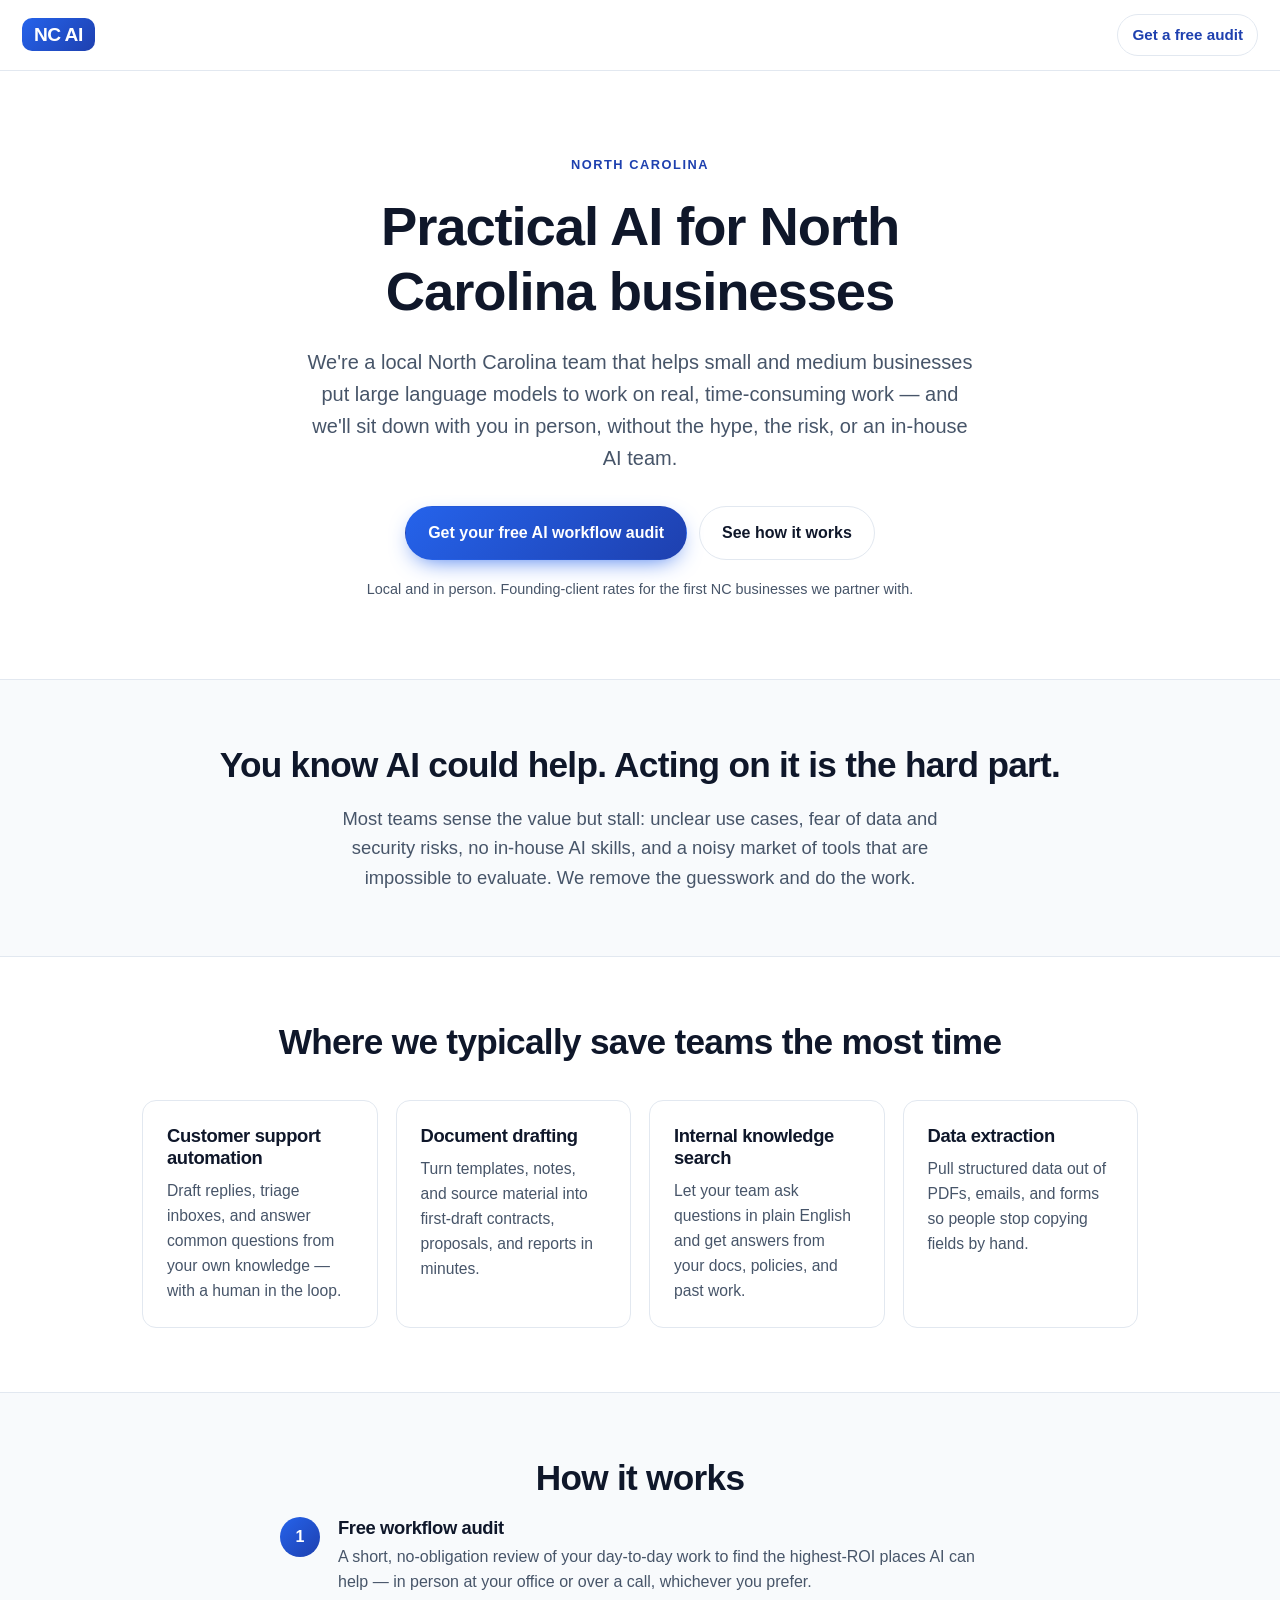
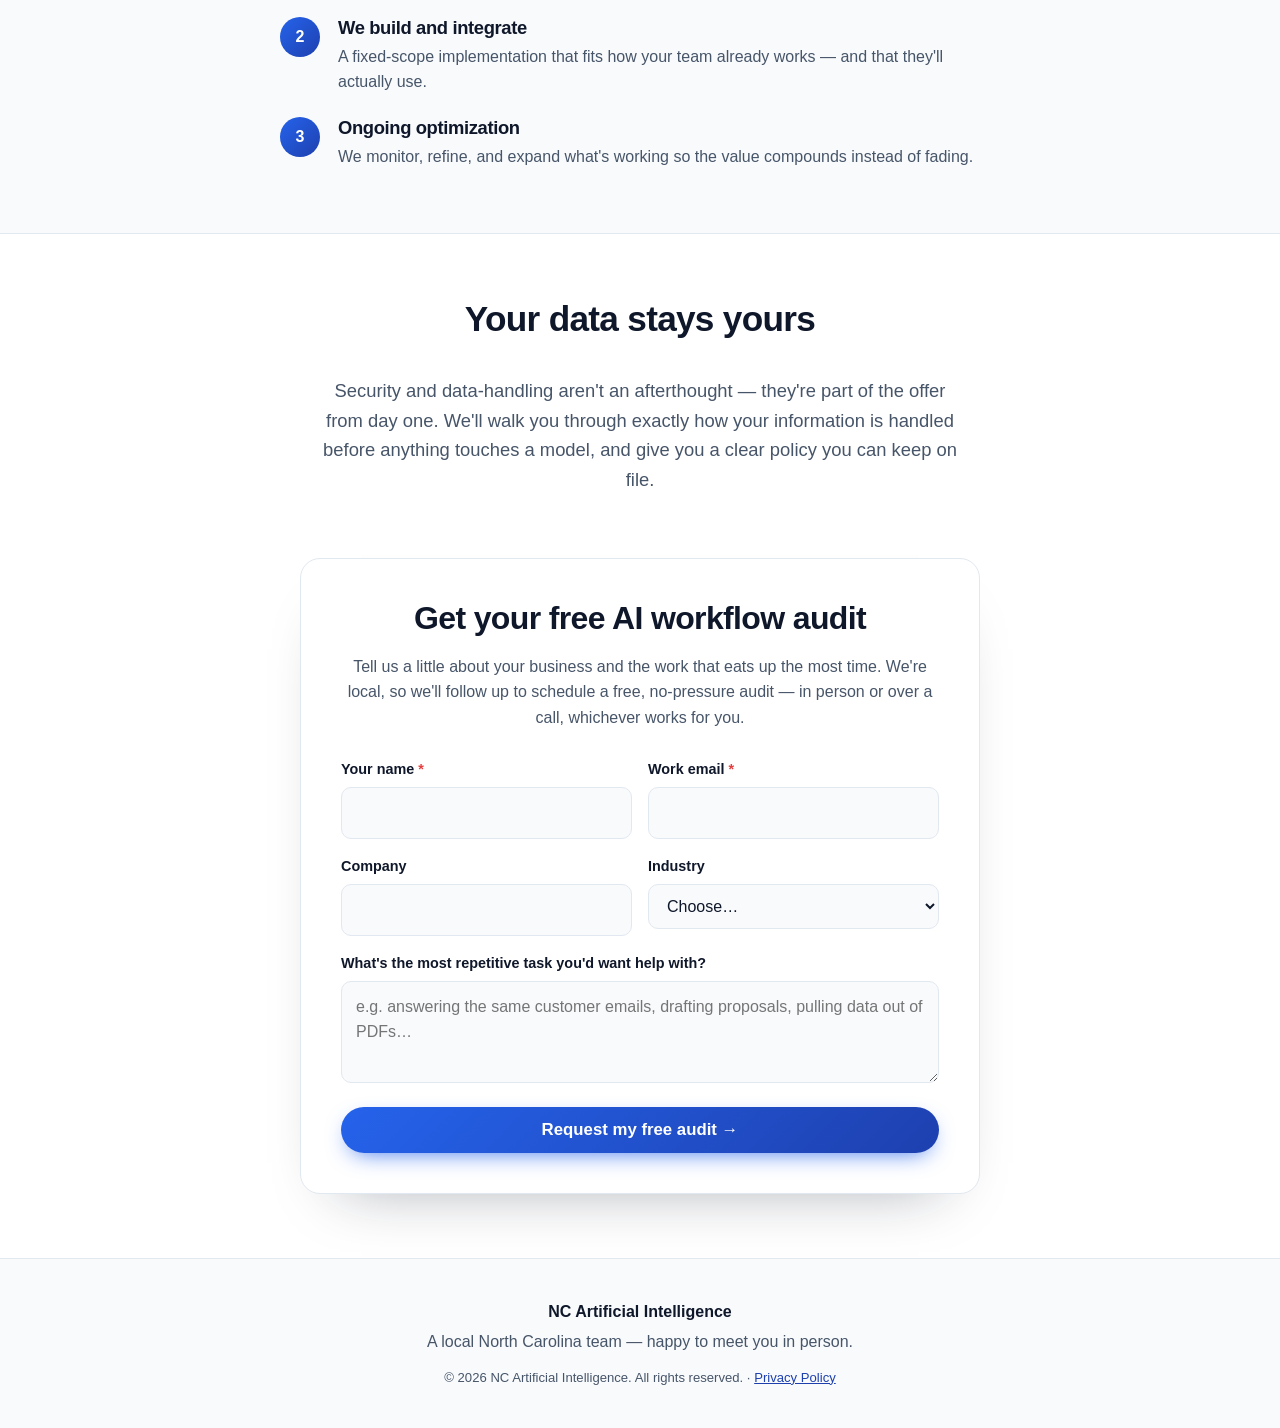
<file: public/index.html>
<!DOCTYPE html>
<html lang="en">
  <head>
    <!-- Google tag (gtag.js) -->
    <script async src="https://www.googletagmanager.com/gtag/js?id=G-DRT9H3H2EL"></script>
    <script>
      window.dataLayer = window.dataLayer || [];
      function gtag(){dataLayer.push(arguments);}
      gtag('js', new Date());
      gtag('config', 'G-DRT9H3H2EL');
    </script>
    <meta charset="utf-8" />
    <meta name="viewport" content="width=device-width, initial-scale=1" />
    <title data-bind="title">AI for small &amp; medium businesses</title>
    <meta name="description" data-bind="description" content="A local team helping small and medium businesses put large language models to work on real, time-consuming work — and we'll meet you in person." />
    <meta name="keywords" data-bind="keywords" content="" />
    <meta name="robots" content="index,follow" />
    <meta name="theme-color" data-bind="themeColor" content="#2563eb" />
    <link rel="canonical" data-bind="canonical" href="" />
    <link rel="icon" href="favicon.svg" type="image/svg+xml" />

    <!-- Open Graph (filled per-domain by main.js) -->
    <meta property="og:type" content="website" />
    <meta property="og:site_name" data-bind="brand" content="" />
    <meta property="og:title" data-bind="ogTitle" content="" />
    <meta property="og:description" data-bind="description" content="" />
    <meta property="og:url" data-bind="canonical" content="" />
    <meta property="og:image" data-bind="ogImageAbs" content="" />
    <meta property="og:image:width" content="1200" />
    <meta property="og:image:height" content="630" />

    <!-- Twitter -->
    <meta name="twitter:card" content="summary_large_image" />
    <meta name="twitter:title" data-bind="ogTitle" content="" />
    <meta name="twitter:description" data-bind="description" content="" />
    <meta name="twitter:image" data-bind="ogImageAbs" content="" />

    <!-- Structured data for local SEO (filled per-domain by main.js) -->
    <script type="application/ld+json" id="ld-json">{}</script>

    <link rel="stylesheet" href="assets/styles.css" />

    <!-- Per-domain config + early theme.
         Resolving the brand and applying its accent color here (before the body
         paints) prevents a flash of the default blue theme before main.js runs. -->
    <script src="assets/config.js"></script>
    <script>
      (function () {
        var cfg = window.resolveSiteConfig && window.resolveSiteConfig();
        if (!cfg) return;
        var root = document.documentElement;
        if (cfg.accent) root.style.setProperty("--accent", cfg.accent);
        if (cfg.accentDark) root.style.setProperty("--accent-dark", cfg.accentDark);
        // Match the mobile browser-chrome color to the brand right away too.
        var themeMeta = document.querySelector('meta[name="theme-color"]');
        if (themeMeta && cfg.accent) themeMeta.setAttribute("content", cfg.accent);
      })();
    </script>
  </head>
  <body>
    <header class="site-header">
      <a class="wordmark" href="#top">
        <span class="wordmark-mark" data-bind="wordmark">AI</span>
      </a>
      <a class="header-cta" href="#interest">Get a free audit</a>
    </header>

    <main id="top">
      <!-- Hero -->
      <section class="hero">
        <p class="eyebrow" data-bind="region">For local businesses</p>
        <h1 data-bind="headline">Practical AI for small &amp; medium businesses</h1>
        <p class="subhead" data-bind="subhead">
          We're a local team that helps small and medium businesses put large language
          models to work on real, time-consuming work — and we'll meet you in person,
          without the hype, the risk, or an in-house AI team.
        </p>
        <div class="hero-actions">
          <a class="btn btn-primary" href="#interest">Get your free AI workflow audit</a>
          <a class="btn btn-ghost" href="#how">See how it works</a>
        </div>
        <p class="hero-note" data-bind="ctaNote"></p>
      </section>

      <!-- Problem -->
      <section class="band">
        <div class="band-inner">
          <h2>You know AI could help. Acting on it is the hard part.</h2>
          <p class="lede">
            Most teams sense the value but stall: unclear use cases, fear of data and
            security risks, no in-house AI skills, and a noisy market of tools that are
            impossible to evaluate. We remove the guesswork and do the work.
          </p>
        </div>
      </section>

      <!-- Offerings -->
      <section class="section" id="services">
        <h2 class="section-title">Where we typically save teams the most time</h2>
        <div class="cards">
          <div class="card">
            <h3>Customer support automation</h3>
            <p>Draft replies, triage inboxes, and answer common questions from your own knowledge — with a human in the loop.</p>
          </div>
          <div class="card">
            <h3>Document drafting</h3>
            <p>Turn templates, notes, and source material into first-draft contracts, proposals, and reports in minutes.</p>
          </div>
          <div class="card">
            <h3>Internal knowledge search</h3>
            <p>Let your team ask questions in plain English and get answers from your docs, policies, and past work.</p>
          </div>
          <div class="card">
            <h3>Data extraction</h3>
            <p>Pull structured data out of PDFs, emails, and forms so people stop copying fields by hand.</p>
          </div>
        </div>
      </section>

      <!-- How it works -->
      <section class="band" id="how">
        <div class="band-inner">
          <h2>How it works</h2>
          <ol class="steps">
            <li>
              <span class="step-num">1</span>
              <div>
                <h3>Free workflow audit</h3>
                <p>A short, no-obligation review of your day-to-day work to find the highest-ROI places AI can help — in person at your office or over a call, whichever you prefer.</p>
              </div>
            </li>
            <li>
              <span class="step-num">2</span>
              <div>
                <h3>We build and integrate</h3>
                <p>A fixed-scope implementation that fits how your team already works — and that they'll actually use.</p>
              </div>
            </li>
            <li>
              <span class="step-num">3</span>
              <div>
                <h3>Ongoing optimization</h3>
                <p>We monitor, refine, and expand what's working so the value compounds instead of fading.</p>
              </div>
            </li>
          </ol>
        </div>
      </section>

      <!-- Trust / security -->
      <section class="section trust">
        <div class="trust-inner">
          <h2 class="section-title">Your data stays yours</h2>
          <p class="lede center">
            Security and data-handling aren't an afterthought — they're part of the offer
            from day one. We'll walk you through exactly how your information is handled
            before anything touches a model, and give you a clear policy you can keep on file.
          </p>
        </div>
      </section>

      <!-- Contact / interest form (Google Forms embed) -->
      <section class="section form-section" id="interest">
        <div class="form-card">
          <h2>Get your free AI workflow audit</h2>
          <p class="form-intro">
            Tell us a little about your business and the work that eats up the most time.
            We're local, so we'll follow up to schedule a free, no-pressure audit — in
            person or over a call, whichever works for you.
          </p>

          <form id="audit-form">
          <div class="field-row">
            <div class="field">
              <label for="af-name">Your name <span style="color:#e53e3e">*</span></label>
              <input id="af-name" type="text" name="entry.393898774" required>
            </div>
            <div class="field">
              <label for="af-email">Work email <span style="color:#e53e3e">*</span></label>
              <input id="af-email" type="email" name="entry.1740288603" required>
            </div>
          </div>
          <div class="field-row">
            <div class="field">
              <label for="af-company">Company</label>
              <input id="af-company" type="text" name="entry.1974525754">
            </div>
            <div class="field">
              <label for="af-industry">Industry</label>
              <select id="af-industry" name="entry.1493148718">
                <option value="">Choose…</option>
                <option value="Law firm">Law firm</option>
                <option value="Real estate">Real estate</option>
                <option value="Marketing agency">Marketing agency</option>
                <option value="Accounting">Accounting</option>
                <option value="E-commerce">E-commerce</option>
                <option value="Other">Other</option>
              </select>
            </div>
          </div>
          <div class="field">
            <label for="af-task">What's the most repetitive task you'd want help with?</label>
            <textarea id="af-task" name="entry.1427098766" rows="3" placeholder="e.g. answering the same customer emails, drafting proposals, pulling data out of PDFs…"></textarea>
          </div>
          <input type="hidden" name="entry.1677929165" id="source-site">
          <button type="submit" class="btn btn-primary btn-block">Request my free audit →</button>
        </form>
        </div>
      </section>
    </main>

    <footer class="site-footer">
      <p class="footer-brand" data-bind="brand">AI Integration Services</p>
      <p class="footer-location" data-bind="locationLine"></p>
      <p class="footer-legal">&copy; <span data-bind="year">2026</span> <span data-bind="brand">AI Integration Services</span>. All rights reserved. &middot; <a href="privacy.html">Privacy Policy</a></p>
    </footer>

    <!-- config.js is loaded in <head> (above) for the early theme; main.js fills
         in copy and SEO once the DOM is ready. -->
    <script src="assets/main.js"></script>
  </body>
</html>
</file>
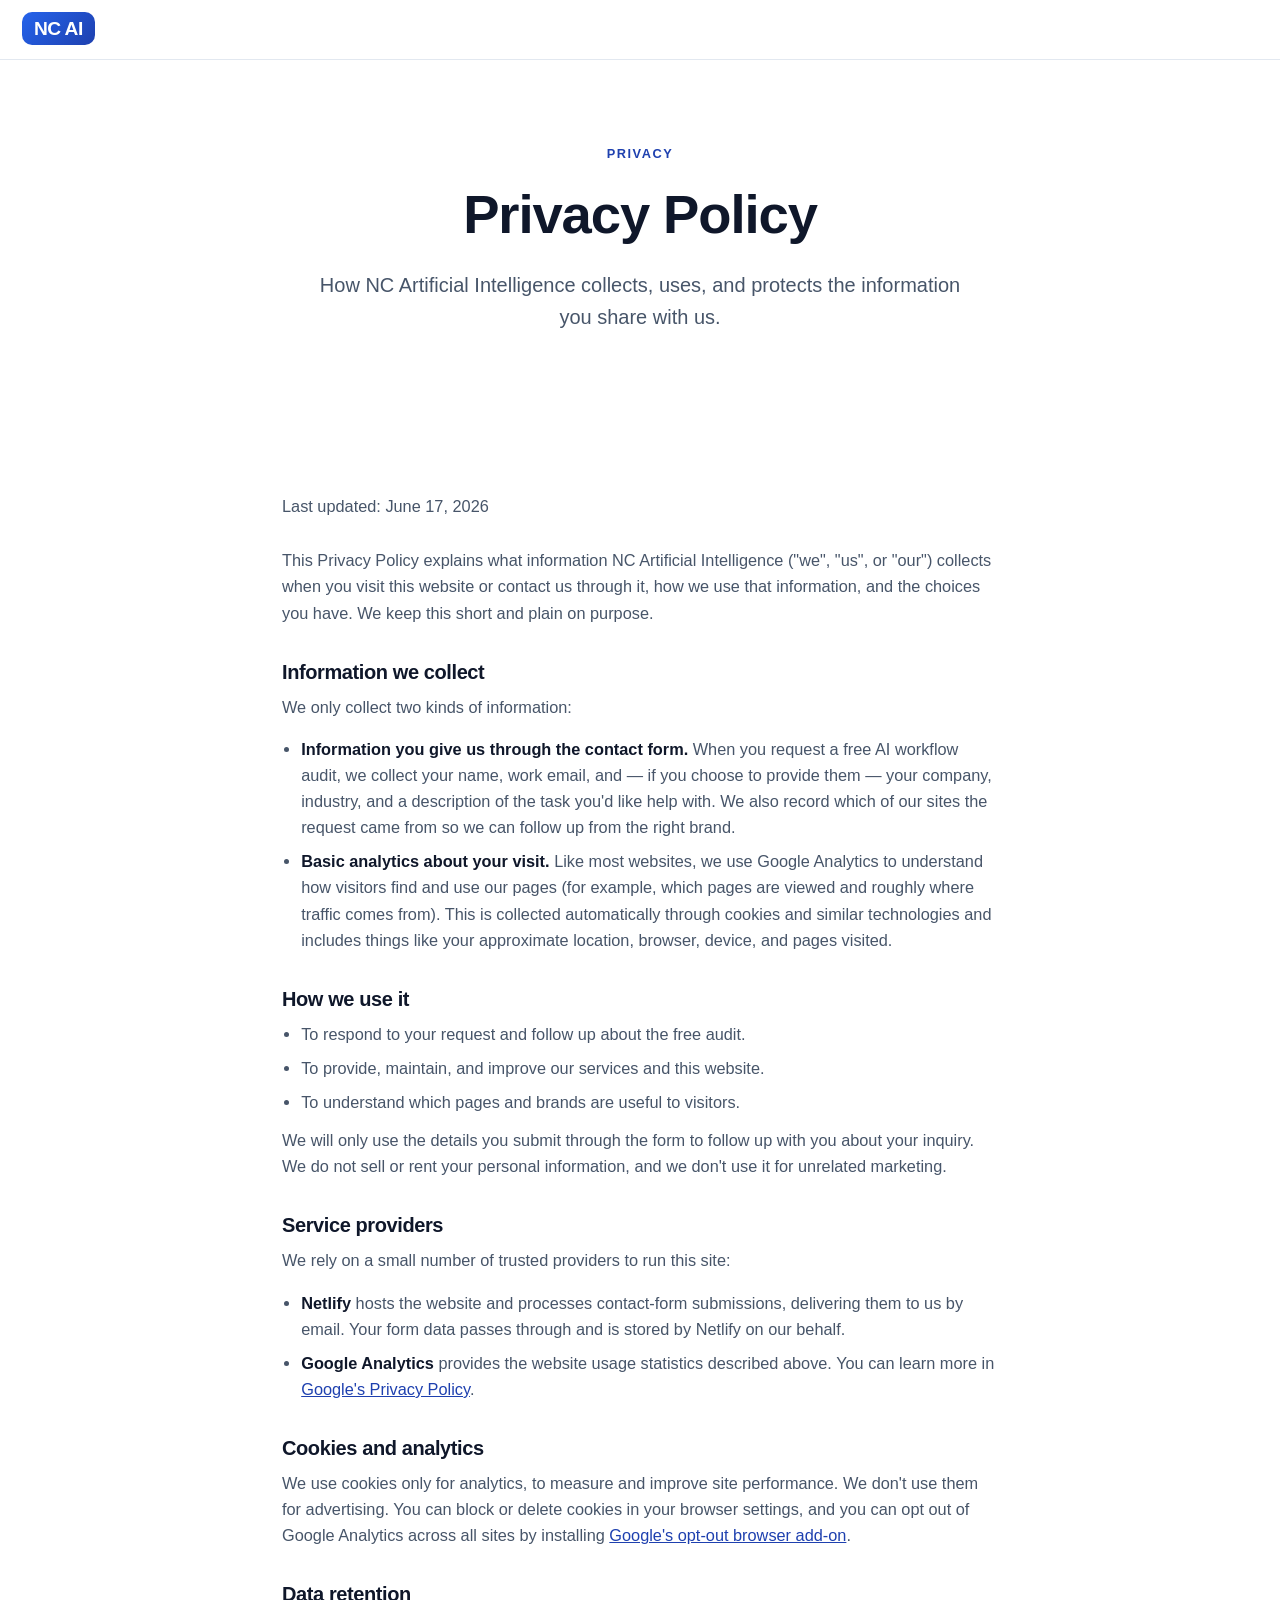
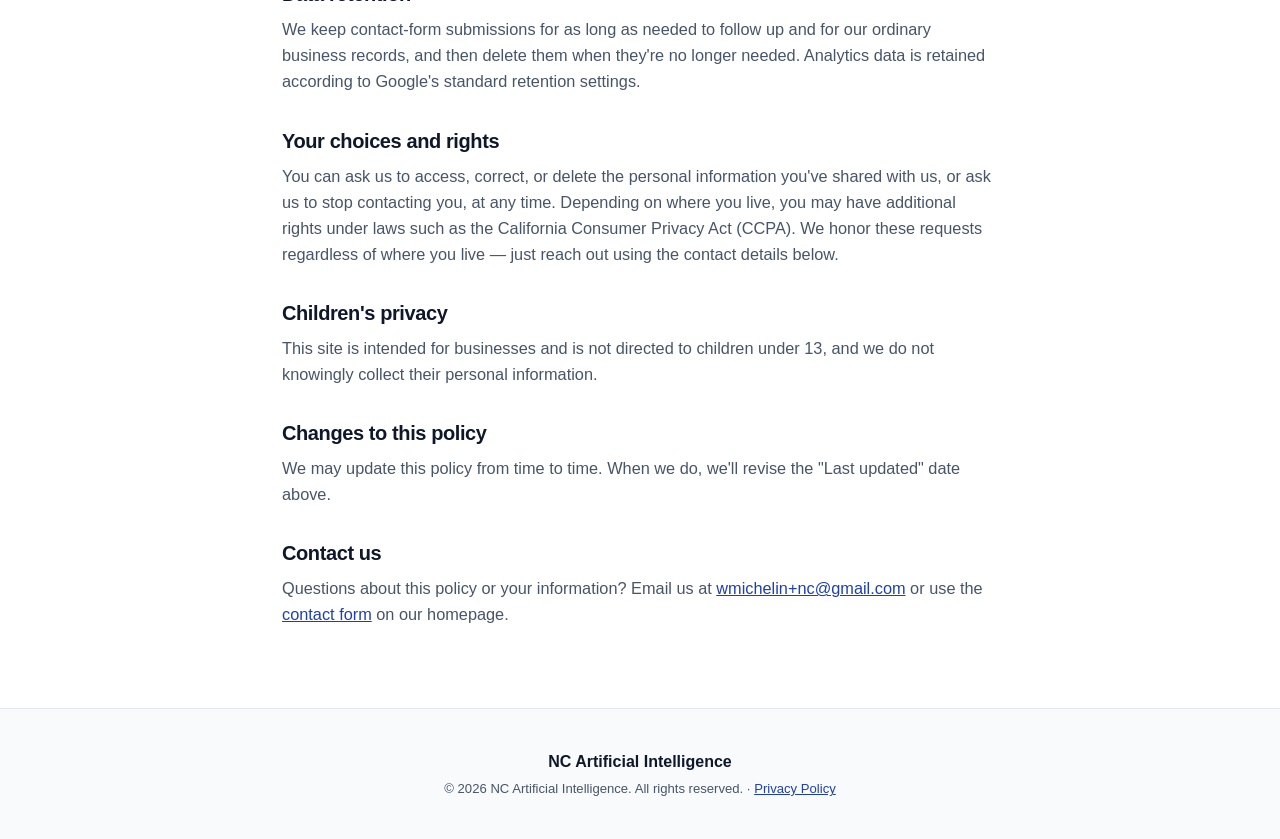
<file: public/privacy.html>
<!DOCTYPE html>
<html lang="en">
  <head>
    <!-- Google tag (gtag.js) -->
    <script async src="https://www.googletagmanager.com/gtag/js?id=G-DRT9H3H2EL"></script>
    <script>
      window.dataLayer = window.dataLayer || [];
      function gtag(){dataLayer.push(arguments);}
      gtag('js', new Date());
      gtag('config', 'G-DRT9H3H2EL');
    </script>
    <meta charset="utf-8" />
    <meta name="viewport" content="width=device-width, initial-scale=1" />
    <title>Privacy Policy</title>
    <meta name="robots" content="noindex,follow" />
    <meta name="theme-color" data-bind="themeColor" content="#2563eb" />
    <link rel="icon" href="favicon.svg" type="image/svg+xml" />
    <link rel="stylesheet" href="assets/styles.css" />
  </head>
  <body>
    <header class="site-header">
      <a class="wordmark" href="index.html">
        <span class="wordmark-mark" data-bind="wordmark">AI</span>
      </a>
    </header>

    <main id="top">
      <section class="hero">
        <p class="eyebrow">Privacy</p>
        <h1>Privacy Policy</h1>
        <p class="subhead">
          How <span data-bind="brand">AI Integration Services</span> collects, uses,
          and protects the information you share with us.
        </p>
      </section>

      <section class="section legal">
        <p class="legal-meta">Last updated: June 17, 2026</p>

        <p>
          This Privacy Policy explains what information
          <span data-bind="brand">AI Integration Services</span> ("we", "us", or
          "our") collects when you visit this website or contact us through it, how
          we use that information, and the choices you have. We keep this short and
          plain on purpose.
        </p>

        <h2>Information we collect</h2>
        <p>We only collect two kinds of information:</p>
        <ul>
          <li>
            <strong>Information you give us through the contact form.</strong> When
            you request a free AI workflow audit, we collect your name, work email,
            and — if you choose to provide them — your company, industry, and a
            description of the task you'd like help with. We also record which of our
            sites the request came from so we can follow up from the right brand.
          </li>
          <li>
            <strong>Basic analytics about your visit.</strong> Like most websites, we
            use Google Analytics to understand how visitors find and use our pages
            (for example, which pages are viewed and roughly where traffic comes
            from). This is collected automatically through cookies and similar
            technologies and includes things like your approximate location, browser,
            device, and pages visited.
          </li>
        </ul>

        <h2>How we use it</h2>
        <ul>
          <li>To respond to your request and follow up about the free audit.</li>
          <li>To provide, maintain, and improve our services and this website.</li>
          <li>To understand which pages and brands are useful to visitors.</li>
        </ul>
        <p>
          We will only use the details you submit through the form to follow up with
          you about your inquiry. We do not sell or rent your personal information,
          and we don't use it for unrelated marketing.
        </p>

        <h2>Service providers</h2>
        <p>We rely on a small number of trusted providers to run this site:</p>
        <ul>
          <li>
            <strong>Netlify</strong> hosts the website and processes contact-form
            submissions, delivering them to us by email. Your form data passes
            through and is stored by Netlify on our behalf.
          </li>
          <li>
            <strong>Google Analytics</strong> provides the website usage statistics
            described above. You can learn more in
            <a href="https://policies.google.com/privacy" target="_blank" rel="noopener">Google's Privacy Policy</a>.
          </li>
        </ul>

        <h2>Cookies and analytics</h2>
        <p>
          We use cookies only for analytics, to measure and improve site
          performance. We don't use them for advertising. You can block or delete
          cookies in your browser settings, and you can opt out of Google Analytics
          across all sites by installing
          <a href="https://tools.google.com/dlpage/gaoptout" target="_blank" rel="noopener">Google's opt-out browser add-on</a>.
        </p>

        <h2>Data retention</h2>
        <p>
          We keep contact-form submissions for as long as needed to follow up and
          for our ordinary business records, and then delete them when they're no
          longer needed. Analytics data is retained according to Google's standard
          retention settings.
        </p>

        <h2>Your choices and rights</h2>
        <p>
          You can ask us to access, correct, or delete the personal information you've
          shared with us, or ask us to stop contacting you, at any time. Depending on
          where you live, you may have additional rights under laws such as the
          California Consumer Privacy Act (CCPA). We honor these requests regardless
          of where you live — just reach out using the contact details below.
        </p>

        <h2>Children's privacy</h2>
        <p>
          This site is intended for businesses and is not directed to children under
          13, and we do not knowingly collect their personal information.
        </p>

        <h2>Changes to this policy</h2>
        <p>
          We may update this policy from time to time. When we do, we'll revise the
          "Last updated" date above.
        </p>

        <h2>Contact us</h2>
        <p>
          Questions about this policy or your information? Email us at
          <a class="contact-email" data-bind="privacyEmail" href="#">our team</a>
          or use the <a href="index.html#interest">contact form</a> on our homepage.
        </p>
      </section>
    </main>

    <footer class="site-footer">
      <p class="footer-brand" data-bind="brand">AI Integration Services</p>
      <p class="footer-legal">
        &copy; <span data-bind="year">2026</span>
        <span data-bind="brand">AI Integration Services</span>. All rights reserved.
        &middot; <a href="privacy.html">Privacy Policy</a>
      </p>
    </footer>

    <script src="assets/config.js"></script>
    <script src="assets/main.js"></script>
  </body>
</html>
</file>
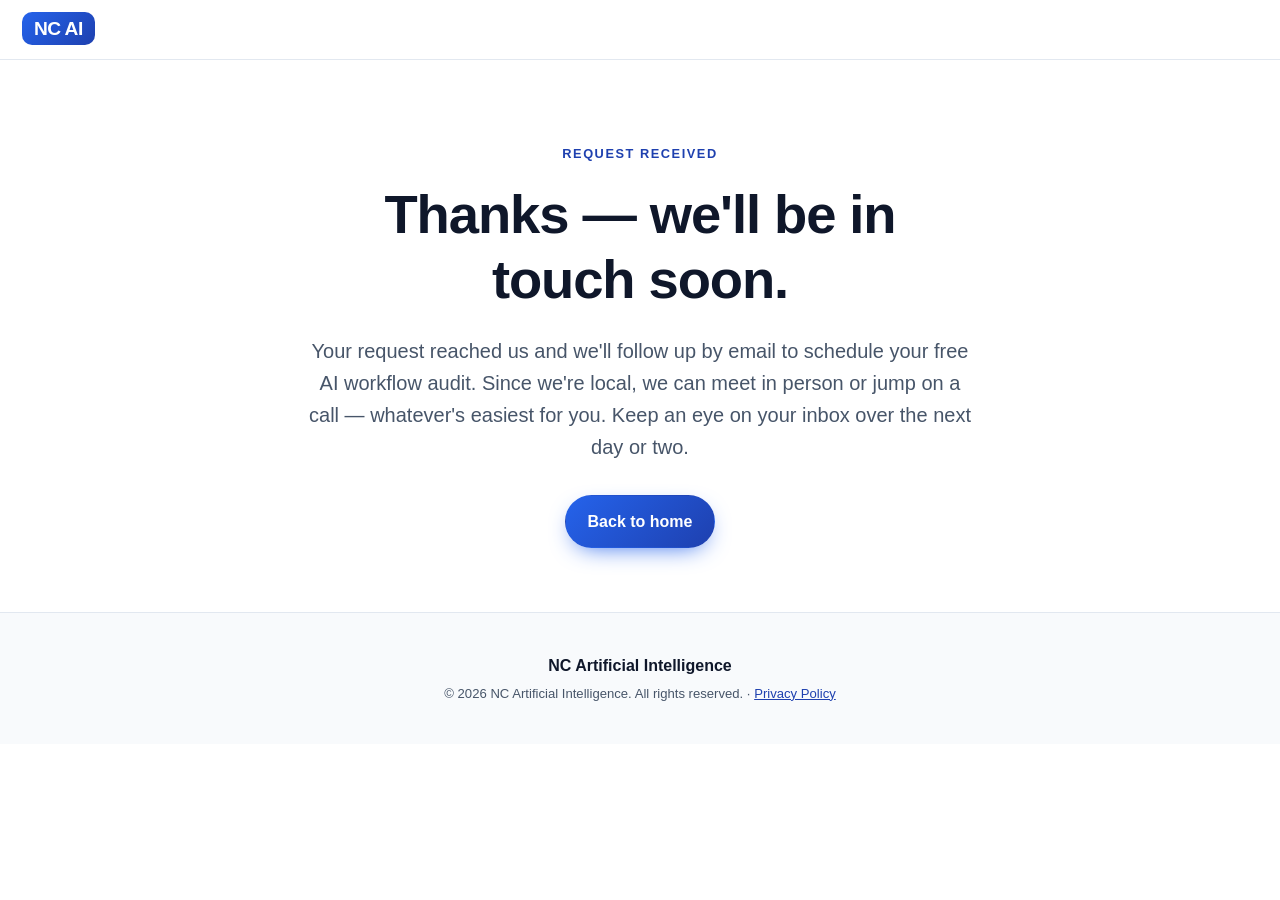
<file: public/thanks.html>
<!DOCTYPE html>
<html lang="en">
  <head>
    <!-- Google tag (gtag.js) -->
    <script async src="https://www.googletagmanager.com/gtag/js?id=G-DRT9H3H2EL"></script>
    <script>
      window.dataLayer = window.dataLayer || [];
      function gtag(){dataLayer.push(arguments);}
      gtag('js', new Date());
      gtag('config', 'G-DRT9H3H2EL');
    </script>
    <meta charset="utf-8" />
    <meta name="viewport" content="width=device-width, initial-scale=1" />
    <title>Thanks — we'll be in touch</title>
    <meta name="robots" content="noindex" />
    <meta name="theme-color" data-bind="themeColor" content="#2563eb" />
    <link rel="icon" href="favicon.svg" type="image/svg+xml" />
    <link rel="stylesheet" href="assets/styles.css" />
  </head>
  <body>
    <header class="site-header">
      <a class="wordmark" href="index.html">
        <span class="wordmark-mark" data-bind="wordmark">AI</span>
      </a>
    </header>

    <main id="top">
      <section class="hero">
        <p class="eyebrow">Request received</p>
        <h1>Thanks — we'll be in touch soon.</h1>
        <p class="subhead">
          Your request reached us and we'll follow up by email to schedule your free
          AI workflow audit. Since we're local, we can meet in person or jump on a
          call — whatever's easiest for you. Keep an eye on your inbox over the next
          day or two.
        </p>
        <div class="hero-actions">
          <a class="btn btn-primary" href="index.html">Back to home</a>
        </div>
      </section>
    </main>

    <footer class="site-footer">
      <p class="footer-brand" data-bind="brand">AI Integration Services</p>
      <p class="footer-legal">&copy; <span data-bind="year">2026</span> <span data-bind="brand">AI Integration Services</span>. All rights reserved. &middot; <a href="privacy.html">Privacy Policy</a></p>
    </footer>

    <script src="assets/config.js"></script>
    <script src="assets/main.js"></script>
  </body>
</html>
</file>
<file: public/assets/styles.css>
:root {
  --accent: #2563eb;
  --accent-dark: #1e40af;
  --ink: #0f172a;
  --ink-soft: #475569;
  --line: #e2e8f0;
  --bg: #ffffff;
  --bg-soft: #f8fafc;
  --radius: 14px;
  --max: 1040px;
  --font: -apple-system, BlinkMacSystemFont, "Segoe UI", Roboto, Helvetica, Arial,
    sans-serif;
}

* {
  box-sizing: border-box;
}

html {
  scroll-behavior: smooth;
}

body {
  margin: 0;
  font-family: var(--font);
  color: var(--ink);
  background: var(--bg);
  line-height: 1.6;
  -webkit-font-smoothing: antialiased;
}

h1,
h2,
h3 {
  line-height: 1.2;
  letter-spacing: -0.02em;
  margin: 0 0 0.5em;
}

p {
  margin: 0 0 1em;
}

a {
  color: var(--accent-dark);
}

/* ---------- Header ---------- */
.site-header {
  position: sticky;
  top: 0;
  z-index: 10;
  display: flex;
  align-items: center;
  justify-content: space-between;
  padding: 14px 22px;
  background: rgba(255, 255, 255, 0.85);
  backdrop-filter: saturate(180%) blur(10px);
  border-bottom: 1px solid var(--line);
}

.wordmark {
  text-decoration: none;
}

.wordmark-mark {
  font-weight: 800;
  font-size: 1.2rem;
  letter-spacing: -0.03em;
  color: var(--ink);
  padding: 6px 12px;
  border-radius: 10px;
  background: linear-gradient(135deg, var(--accent), var(--accent-dark));
  color: #fff;
}

.header-cta {
  font-weight: 600;
  font-size: 0.95rem;
  text-decoration: none;
  color: var(--accent-dark);
  padding: 8px 14px;
  border-radius: 999px;
  border: 1px solid var(--line);
}

.header-cta:hover {
  border-color: var(--accent);
}

/* ---------- Buttons ---------- */
.btn {
  display: inline-block;
  font-weight: 600;
  text-decoration: none;
  padding: 13px 22px;
  border-radius: 999px;
  border: 1px solid transparent;
  cursor: pointer;
  font-size: 1rem;
  transition: transform 0.05s ease, box-shadow 0.2s ease;
}

.btn:active {
  transform: translateY(1px);
}

.btn-primary {
  background: linear-gradient(135deg, var(--accent), var(--accent-dark));
  color: #fff;
  box-shadow: 0 8px 24px -10px var(--accent);
}

.btn-primary:hover {
  box-shadow: 0 12px 30px -10px var(--accent);
}

.btn-ghost {
  background: transparent;
  color: var(--ink);
  border-color: var(--line);
}

.btn-ghost:hover {
  border-color: var(--accent);
}

.btn-block {
  width: 100%;
  text-align: center;
  border: none;
  font-size: 1.05rem;
  margin-top: 8px;
}

/* ---------- Hero ---------- */
.hero {
  max-width: var(--max);
  margin: 0 auto;
  padding: 84px 22px 64px;
  text-align: center;
}

.eyebrow {
  text-transform: uppercase;
  letter-spacing: 0.12em;
  font-size: 0.8rem;
  font-weight: 700;
  color: var(--accent-dark);
  margin-bottom: 18px;
}

.hero h1 {
  font-size: clamp(2.1rem, 5vw, 3.4rem);
  max-width: 18ch;
  margin: 0 auto 0.4em;
}

.subhead {
  font-size: clamp(1.05rem, 2.2vw, 1.25rem);
  color: var(--ink-soft);
  max-width: 60ch;
  margin: 0 auto 32px;
}

.hero-actions {
  display: flex;
  gap: 12px;
  justify-content: center;
  flex-wrap: wrap;
}

.hero-note {
  margin-top: 18px;
  font-size: 0.9rem;
  color: var(--ink-soft);
}

/* ---------- Bands & sections ---------- */
.band {
  background: var(--bg-soft);
  border-top: 1px solid var(--line);
  border-bottom: 1px solid var(--line);
}

.band-inner,
.section {
  max-width: var(--max);
  margin: 0 auto;
  padding: 64px 22px;
}

.band-inner h2,
.section-title {
  font-size: clamp(1.6rem, 3.5vw, 2.2rem);
  text-align: center;
}

.section-title {
  margin-bottom: 36px;
}

.lede {
  font-size: 1.15rem;
  color: var(--ink-soft);
  max-width: 62ch;
  margin: 0 auto;
  text-align: center;
}

.lede.center {
  text-align: center;
}

/* ---------- Legal / prose (privacy policy) ---------- */
.legal {
  max-width: 760px;
  text-align: left;
  color: var(--ink-soft);
}

.legal-meta {
  font-size: 0.9rem;
  color: var(--ink-soft);
  margin-bottom: 28px;
}

.legal h2 {
  font-size: 1.25rem;
  color: var(--ink);
  margin: 34px 0 10px;
}

.legal p,
.legal li {
  font-size: 1.02rem;
}

.legal ul {
  padding-left: 1.2em;
  margin: 0 0 12px;
}

.legal li {
  margin-bottom: 8px;
}

.legal strong {
  color: var(--ink);
}

/* ---------- Cards ---------- */
.cards {
  display: grid;
  grid-template-columns: repeat(auto-fit, minmax(220px, 1fr));
  gap: 18px;
}

.card {
  background: var(--bg);
  border: 1px solid var(--line);
  border-radius: var(--radius);
  padding: 24px;
}

.card h3 {
  font-size: 1.15rem;
}

.card p {
  color: var(--ink-soft);
  margin: 0;
  font-size: 0.98rem;
}

/* ---------- Steps ---------- */
.steps {
  list-style: none;
  margin: 0;
  padding: 0;
  display: grid;
  gap: 22px;
  max-width: 720px;
  margin: 0 auto;
}

.steps li {
  display: flex;
  gap: 18px;
  align-items: flex-start;
}

.step-num {
  flex: 0 0 auto;
  width: 40px;
  height: 40px;
  border-radius: 50%;
  display: grid;
  place-items: center;
  font-weight: 700;
  color: #fff;
  background: linear-gradient(135deg, var(--accent), var(--accent-dark));
}

.steps h3 {
  font-size: 1.15rem;
  margin-bottom: 0.25em;
}

.steps p {
  margin: 0;
  color: var(--ink-soft);
}

/* ---------- Trust ---------- */
.trust-inner {
  max-width: 720px;
  margin: 0 auto;
  text-align: center;
}

/* ---------- Form ---------- */
.form-section {
  padding-top: 0;
}

.form-card {
  max-width: 680px;
  margin: 0 auto;
  background: var(--bg);
  border: 1px solid var(--line);
  border-radius: 20px;
  padding: 40px;
  box-shadow: 0 30px 60px -40px rgba(15, 23, 42, 0.4);
}

.form-card h2 {
  text-align: center;
  font-size: clamp(1.5rem, 3vw, 2rem);
}

.form-intro {
  text-align: center;
  color: var(--ink-soft);
  margin-bottom: 28px;
}

.field-row {
  display: grid;
  grid-template-columns: 1fr 1fr;
  gap: 16px;
}

.field {
  margin-bottom: 16px;
  display: flex;
  flex-direction: column;
}

.field label {
  font-weight: 600;
  font-size: 0.9rem;
  margin-bottom: 6px;
}

.field input,
.field select,
.field textarea {
  font: inherit;
  padding: 12px 14px;
  border: 1px solid var(--line);
  border-radius: 10px;
  background: var(--bg-soft);
  color: var(--ink);
  width: 100%;
}

.field input:focus,
.field select:focus,
.field textarea:focus {
  outline: none;
  border-color: var(--accent);
  box-shadow: 0 0 0 3px color-mix(in srgb, var(--accent) 18%, transparent);
  background: var(--bg);
}

.field textarea {
  resize: vertical;
}

.hidden-field {
  display: none;
}

.form-fineprint {
  text-align: center;
  font-size: 0.82rem;
  color: var(--ink-soft);
  margin: 14px 0 0;
}

/* ---------- Footer ---------- */
.site-footer {
  border-top: 1px solid var(--line);
  background: var(--bg-soft);
  text-align: center;
  padding: 40px 22px;
}

.footer-brand {
  font-weight: 700;
  margin-bottom: 4px;
}

.footer-location {
  color: var(--ink-soft);
  margin-bottom: 12px;
}

.footer-legal {
  font-size: 0.82rem;
  color: var(--ink-soft);
  margin: 0;
}

/* ---------- Preview banner (demo only) ---------- */
.preview-banner {
  background: #0f172a;
  color: #e2e8f0;
  text-align: center;
  font-size: 0.85rem;
  padding: 8px 14px;
}

.preview-banner a {
  color: #fff;
  font-weight: 600;
  text-decoration: underline;
}

/* ---------- Responsive ---------- */
@media (max-width: 560px) {
  .field-row {
    grid-template-columns: 1fr;
  }
  .form-card {
    padding: 26px 20px;
  }
}
</file>
